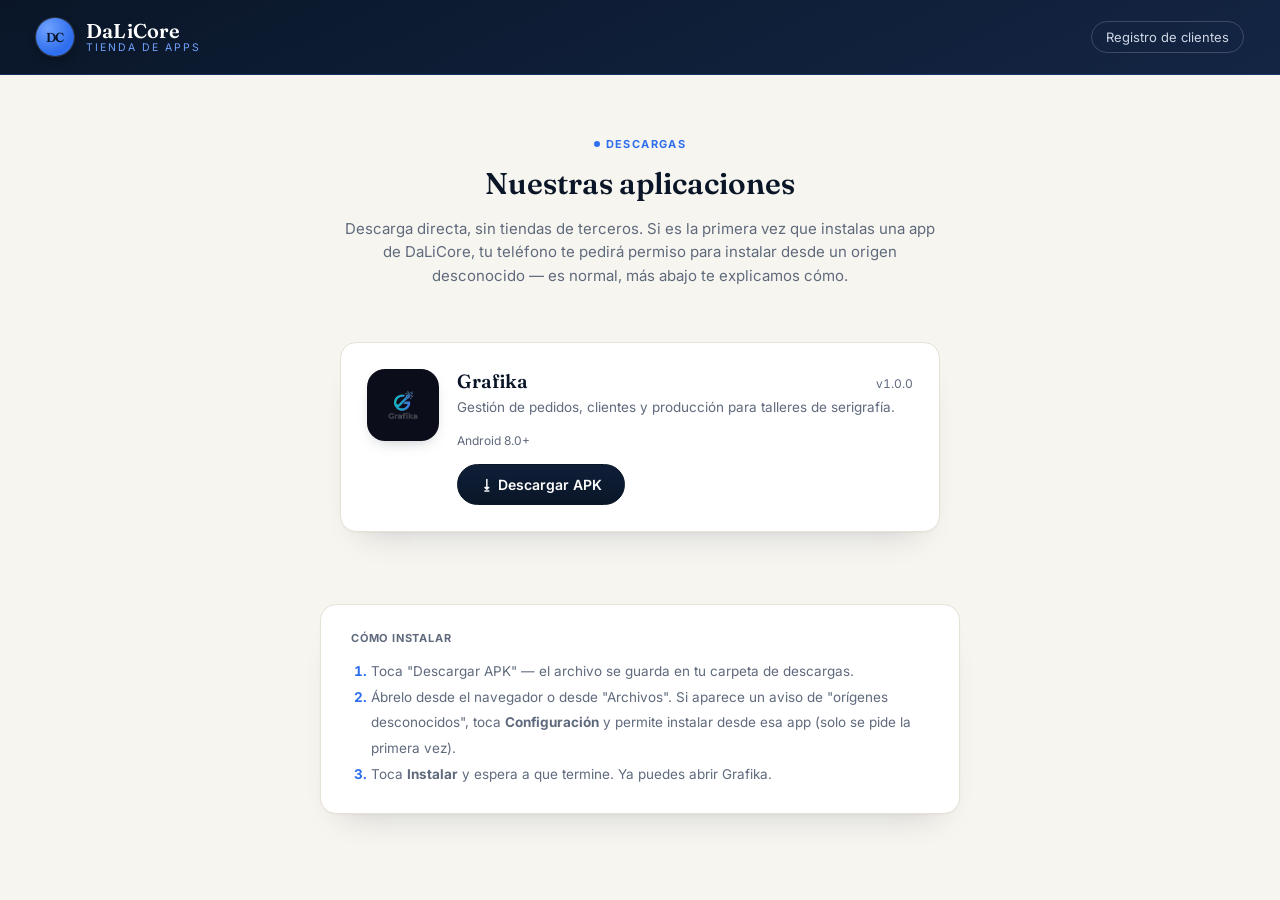
<file: store.html>
<!DOCTYPE html>
<html lang="es">
<head>
<meta charset="UTF-8">
<meta name="viewport" content="width=device-width, initial-scale=1.0">
<title>DaLiCore — Tienda de apps</title>
<link rel="preconnect" href="https://fonts.googleapis.com">
<link rel="preconnect" href="https://fonts.gstatic.com" crossorigin>
<link href="https://fonts.googleapis.com/css2?family=Fraunces:wght@500;600&family=Inter:wght@400;500;600;700&display=swap" rel="stylesheet">
<link rel="stylesheet" href="styles.css">
</head>
<body>

<div class="topbar">
  <div class="brand">
    <div class="brand-mark-icon">DC</div>
    <div class="brand-text">
      <span class="brand-mark">DaLiCore</span>
      <span class="brand-tag">Tienda de apps</span>
    </div>
  </div>
  <a class="topbar-link" href="index.html">Registro de clientes</a>
</div>

<div class="store-hero">
  <span class="eyebrow">Descargas</span>
  <h1>Nuestras aplicaciones</h1>
  <p>Descarga directa, sin tiendas de terceros. Si es la primera vez que instalas una app de DaLiCore, tu teléfono te pedirá permiso para instalar desde un origen desconocido — es normal, más abajo te explicamos cómo.</p>
</div>

<div class="store-list">

  <div class="card app-card">
    <img class="app-icon" src="assets/grafika-icon.png" alt="Ícono de Grafika">
    <div class="app-info">
      <div class="app-info-head">
        <h2>Grafika</h2>
        <span class="app-version" id="app-version">v1.0.0</span>
      </div>
      <p class="app-tagline">Gestión de pedidos, clientes y producción para talleres de serigrafía.</p>
      <div class="app-meta">
        <span id="app-size">Android 8.0+</span>
        <span id="app-updated"></span>
      </div>
      <a class="btn-download" id="app-download" href="https://github.com/fernandoqm/clientes/releases/latest/download/grafika.apk">⭳ Descargar APK</a>
    </div>
  </div>

</div>

<div class="store-steps card" style="padding:26px 30px; max-width:640px; margin:0 auto 64px;">
  <div class="section-label">Cómo instalar</div>
  <ol>
    <li>Toca "Descargar APK" — el archivo se guarda en tu carpeta de descargas.</li>
    <li>Ábrelo desde el navegador o desde "Archivos". Si aparece un aviso de "orígenes desconocidos", toca <strong>Configuración</strong> y permite instalar desde esa app (solo se pide la primera vez).</li>
    <li>Toca <strong>Instalar</strong> y espera a que termine. Ya puedes abrir Grafika.</li>
  </ol>
</div>

<script>
  // Auto-completa versión, fecha y tamaño desde el último release de GitHub.
  // Si falla (sin internet, límite de la API), se queda con el link fijo de arriba.
  (async function () {
    try {
      const res = await fetch('https://api.github.com/repos/fernandoqm/clientes/releases/latest');
      if (!res.ok) return;
      const data = await res.json();
      const asset = (data.assets || []).find(a => a.name === 'grafika.apk');
      if (data.tag_name) document.getElementById('app-version').textContent = data.tag_name;
      if (data.published_at) {
        const d = new Date(data.published_at);
        document.getElementById('app-updated').textContent =
          'Actualizado ' + d.toLocaleDateString('es-CR', { day: 'numeric', month: 'long', year: 'numeric' });
      }
      if (asset) {
        const mb = (asset.size / (1024 * 1024)).toFixed(1);
        document.getElementById('app-size').textContent = 'Android 8.0+ · ' + mb + ' MB';
        document.getElementById('app-download').href = asset.browser_download_url;
      }
    } catch (err) {
      console.error('No se pudo consultar el último release:', err);
    }
  })();
</script>

</body>
</html>
</file>
<file: styles.css>
:root {
  --navy-900: #0a1628;
  --navy-800: #0f1f38;
  --navy-700: #17305a;
  --navy-600: #203f74;
  --gold-500: #2f6fed;
  --gold-400: #6fa1ff;
  --gold-100: #e7edfb;
  --paper: #f7f5ef;
  --card: #ffffff;
  --ink: #1c2433;
  --ink-soft: #5f6a7d;
  --border: #e6e2d6;
  --ok: #2e7d5b;
  --warn: #b8862f;
  --danger: #b3432f;
  --accent: #2554c7;
  --radius: 16px;
  --input-bg: #edeae1;
  --serif: "Fraunces", "Georgia", serif;
  font-family: "Inter", "Segoe UI", "Helvetica Neue", Arial, sans-serif;
}

* { box-sizing: border-box; }

body {
  margin: 0;
  background: var(--paper);
  color: var(--ink);
  -webkit-font-smoothing: antialiased;
}

h1, h2 { font-family: var(--serif); }

.topbar {
  display: flex;
  align-items: center;
  justify-content: space-between;
  padding: 18px 36px;
  background: linear-gradient(155deg, var(--navy-900) 0%, var(--navy-800) 55%, #142544 100%);
  color: #fff;
  border-bottom: 1px solid rgba(47,111,237,0.28);
}

.brand {
  display: flex;
  align-items: center;
  gap: 12px;
}

.brand-mark-icon {
  width: 38px;
  height: 38px;
  border-radius: 50%;
  background: radial-gradient(circle at 32% 28%, var(--gold-400), var(--gold-500) 65%);
  display: flex;
  align-items: center;
  justify-content: center;
  font-family: var(--serif);
  font-weight: 600;
  font-size: 13px;
  letter-spacing: -0.3px;
  color: var(--navy-900);
  box-shadow: 0 0 0 1px rgba(255,255,255,0.15), 0 4px 10px -2px rgba(0,0,0,0.45);
  flex-shrink: 0;
}

.brand-text { display: flex; flex-direction: column; line-height: 1.15; }

.brand-mark {
  font-family: var(--serif);
  font-size: 20px;
  font-weight: 600;
  letter-spacing: 0.2px;
}

.brand-tag {
  font-size: 10.5px;
  color: var(--gold-400);
  text-transform: uppercase;
  letter-spacing: 2px;
}

.topbar-link {
  font-size: 13px;
  color: #cfd6e4;
  text-decoration: none;
  border: 1px solid rgba(255,255,255,0.18);
  padding: 7px 14px;
  border-radius: 999px;
  transition: border-color .15s, color .15s;
}

.topbar-link:hover {
  border-color: var(--gold-400);
  color: #fff;
}

.eyebrow {
  display: inline-flex;
  align-items: center;
  gap: 6px;
  font-size: 11px;
  font-weight: 700;
  letter-spacing: 1.4px;
  text-transform: uppercase;
  color: var(--gold-500);
}

.eyebrow::before {
  content: "";
  width: 6px;
  height: 6px;
  border-radius: 50%;
  background: var(--gold-500);
}

/* ---------- Formulario público ---------- */

.hero-band {
  background:
    radial-gradient(60% 140% at 15% 0%, rgba(201,162,39,0.10), transparent 60%),
    linear-gradient(180deg, #fbfaf6, var(--paper));
  border-bottom: 1px solid var(--border);
  padding-bottom: 8px;
}

.hero {
  max-width: 600px;
  margin: 0 auto;
  padding: 64px 20px 40px;
  text-align: center;
}

.hero h1 {
  font-size: 34px;
  font-weight: 600;
  margin: 16px 0 10px;
  color: var(--navy-900);
  letter-spacing: 0.2px;
}

.hero p {
  color: var(--ink-soft);
  font-size: 15.5px;
  line-height: 1.55;
}

.card {
  background: var(--card);
  border: 1px solid var(--border);
  border-radius: var(--radius);
  box-shadow: 0 1px 2px rgba(16,33,63,0.03), 0 20px 32px -22px rgba(16,33,63,0.22);
}

.form-card {
  max-width: 560px;
  margin: -8px auto 64px;
  padding: 36px 36px 32px;
  position: relative;
  z-index: 1;
}

.field {
  margin-bottom: 18px;
}

.field label {
  display: block;
  font-size: 13px;
  font-weight: 600;
  color: var(--navy-800);
  margin-bottom: 6px;
}

.field .optional {
  font-weight: 400;
  color: var(--ink-soft);
}

.field input,
.field textarea,
.field select {
  width: 100%;
  padding: 12px 16px;
  border: 1px solid transparent;
  border-radius: 14px;
  font-size: 14px;
  font-family: inherit;
  color: var(--ink);
  background: var(--input-bg);
  transition: border-color .15s, box-shadow .15s, background .15s;
}

.field input:focus,
.field textarea:focus,
.field select:focus {
  outline: none;
  background: #fff;
  border-color: var(--gold-500);
  box-shadow: 0 0 0 3px rgba(47,111,237,0.16);
}

.field textarea { resize: vertical; min-height: 72px; }

.row-2 {
  display: grid;
  grid-template-columns: 1fr 1fr;
  gap: 16px;
}

@media (max-width: 520px) {
  .row-2 { grid-template-columns: 1fr; }
}

/* Toggle switch */

.toggle-row {
  display: flex;
  align-items: center;
  justify-content: space-between;
  gap: 16px;
  padding: 14px 0;
  border-top: 1px solid #e6e2d6;
}

.toggle-row p {
  margin: 0;
  font-size: 13.5px;
  color: var(--ink);
  line-height: 1.4;
}

.toggle-switch {
  position: relative;
  width: 42px;
  height: 24px;
  flex-shrink: 0;
}

.toggle-switch input {
  opacity: 0;
  width: 0;
  height: 0;
  position: absolute;
}

.toggle-switch .track {
  position: absolute;
  inset: 0;
  background: #d8d3c6;
  border-radius: 999px;
  cursor: pointer;
  transition: background .18s;
}

.toggle-switch .track::before {
  content: "";
  position: absolute;
  width: 18px;
  height: 18px;
  left: 3px;
  top: 3px;
  background: #fff;
  border-radius: 50%;
  transition: transform .18s;
  box-shadow: 0 1px 3px rgba(0,0,0,0.25);
}

.toggle-switch input:checked + .track {
  background: var(--navy-900);
}

.toggle-switch input:checked + .track::before {
  transform: translateX(18px);
}

.btn-primary {
  width: 100%;
  padding: 13px;
  background: linear-gradient(180deg, var(--navy-800), var(--navy-900));
  color: #fff;
  border: 1px solid var(--navy-900);
  border-radius: 999px;
  font-size: 14.5px;
  font-weight: 600;
  letter-spacing: 0.2px;
  cursor: pointer;
  transition: transform .12s, box-shadow .12s, background .15s;
}

.btn-primary:hover {
  background: linear-gradient(180deg, var(--navy-700), var(--navy-800));
  box-shadow: 0 8px 18px -8px rgba(10,22,40,0.45);
  transform: translateY(-1px);
}

.form-error {
  display: none;
  font-size: 13px;
  color: var(--danger);
  background: rgba(179,67,47,0.10);
  border: 1px solid rgba(179,67,47,0.25);
  padding: 10px 13px;
  border-radius: 10px;
  margin-top: 6px;
}

.form-footnote {
  font-size: 12px;
  color: var(--ink-soft);
  margin-top: 14px;
  text-align: center;
}

.confirm {
  display: none;
  text-align: center;
  padding: 20px 4px 4px;
}

.confirm-badge {
  width: 52px;
  height: 52px;
  border-radius: 50%;
  background: rgba(46,125,91,0.12);
  color: var(--ok);
  display: flex;
  align-items: center;
  justify-content: center;
  margin: 0 auto 16px;
  font-size: 26px;
}

.confirm h2 {
  margin: 0 0 8px;
  font-size: 19px;
  color: var(--navy-900);
}

.confirm p {
  color: var(--ink-soft);
  font-size: 14px;
  margin: 0;
}

.btn-whatsapp {
  display: inline-flex;
  align-items: center;
  justify-content: center;
  gap: 8px;
  margin-top: 20px;
  padding: 12px 22px;
  background: #25d366;
  color: #0b1a10;
  border-radius: 999px;
  font-weight: 600;
  font-size: 14px;
  text-decoration: none;
  transition: transform .12s, box-shadow .12s;
}

.btn-whatsapp:hover {
  box-shadow: 0 8px 18px -8px rgba(37,211,102,0.55);
  transform: translateY(-1px);
}

/* ---------- Layout dividido (registro público) ---------- */

.auth-split {
  min-height: 100vh;
  display: grid;
  grid-template-columns: minmax(0, 5fr) minmax(0, 6fr);
}

@media (max-width: 860px) {
  .auth-split { grid-template-columns: 1fr; }
}

.auth-art {
  position: relative;
  background:
    radial-gradient(circle at 20% 18%, rgba(111,161,255,0.22), transparent 45%),
    radial-gradient(circle at 85% 82%, rgba(111,161,255,0.16), transparent 40%),
    linear-gradient(160deg, var(--navy-900) 0%, var(--navy-800) 60%, #142544 100%);
  color: #fff;
  padding: 48px 44px;
  display: flex;
  flex-direction: column;
  justify-content: space-between;
  overflow: hidden;
}

.auth-art::before {
  content: "";
  position: absolute;
  inset: 0;
  background-image: radial-gradient(rgba(255,255,255,0.10) 1px, transparent 1.5px);
  background-size: 16px 16px;
  opacity: 0.5;
}

@media (max-width: 860px) {
  .auth-art { padding: 36px 28px; min-height: 260px; }
}

.auth-art > * { position: relative; z-index: 1; }

.auth-art-copy { max-width: 400px; margin-top: 40px; }

.auth-art-copy .eyebrow { color: var(--gold-400); }

.auth-art-copy h1 {
  font-size: 32px;
  font-weight: 500;
  line-height: 1.25;
  margin: 14px 0 14px;
  color: #fdfcf8;
}

.auth-art-copy p {
  font-size: 14.5px;
  line-height: 1.6;
  color: #c6cee0;
}

.auth-art-features {
  list-style: none;
  margin: 26px 0 0;
  padding: 0;
  display: flex;
  flex-direction: column;
  gap: 12px;
}

.auth-art-features li {
  display: flex;
  align-items: center;
  gap: 10px;
  font-size: 13.5px;
  color: #dfe4ee;
}

.auth-art-features li::before {
  content: "✓";
  width: 20px;
  height: 20px;
  border-radius: 50%;
  background: rgba(111,161,255,0.20);
  color: var(--gold-400);
  font-size: 11px;
  font-weight: 700;
  display: flex;
  align-items: center;
  justify-content: center;
  flex-shrink: 0;
}

.auth-art-footer {
  font-size: 12px;
  color: #8f9ab2;
}

@media (max-width: 860px) {
  .auth-art-copy, .auth-art-footer { display: none; }
}

.auth-form-panel {
  background: var(--paper);
  display: flex;
  align-items: center;
  justify-content: center;
  padding: 56px 40px;
  position: relative;
}

@media (max-width: 520px) {
  .auth-form-panel { padding: 64px 22px 40px; }
}

.corner-link {
  position: absolute;
  top: 24px;
  right: 28px;
  font-size: 12.5px;
  color: var(--ink-soft);
  text-decoration: none;
  border-bottom: 1px solid transparent;
}

.corner-link:hover { color: var(--navy-900); border-color: var(--navy-900); }

.auth-form-inner { width: 100%; max-width: 400px; }

.auth-form-inner h1 {
  font-size: 27px;
  font-weight: 500;
  color: var(--navy-900);
  margin: 0 0 8px;
}

.auth-form-inner .lede {
  color: var(--accent);
  font-size: 14px;
  line-height: 1.5;
  margin: 0 0 30px;
}

/* ---------- Panel admin ---------- */

.login-wrap {
  min-height: calc(100vh - 76px);
  display: flex;
  align-items: center;
  justify-content: center;
  padding: 20px;
}

.login-card {
  width: 100%;
  max-width: 360px;
  padding: 32px 30px;
}

.login-card h1 {
  font-size: 19px;
  margin: 10px 0 4px;
  color: var(--navy-900);
}

.login-card .sub {
  font-size: 13px;
  color: var(--ink-soft);
  margin-bottom: 22px;
}

.mock-note {
  margin-top: 18px;
  font-size: 11.5px;
  color: var(--ink-soft);
  background: var(--gold-100);
  border: 1px solid #c7d7f7;
  padding: 9px 11px;
  border-radius: 8px;
  line-height: 1.45;
}

.dashboard { display: none; padding: 28px 32px 60px; }

.dash-head {
  display: flex;
  align-items: flex-end;
  justify-content: space-between;
  flex-wrap: wrap;
  gap: 16px;
  margin-bottom: 20px;
}

.dash-head h1 {
  font-size: 22px;
  margin: 6px 0 0;
  color: var(--navy-900);
}

.logout-btn {
  font-size: 13px;
  color: var(--ink-soft);
  background: none;
  border: 1px solid var(--border);
  padding: 8px 14px;
  border-radius: 999px;
  cursor: pointer;
}

.logout-btn:hover { border-color: var(--navy-600); color: var(--navy-800); }

.toolbar {
  display: flex;
  align-items: center;
  gap: 10px;
  flex-wrap: wrap;
  margin-bottom: 18px;
}

.chip {
  border: 1px solid var(--border);
  background: var(--card);
  padding: 7px 14px;
  border-radius: 999px;
  font-size: 13px;
  color: var(--ink-soft);
  cursor: pointer;
  transition: all .15s;
}

.chip.active {
  background: var(--navy-900);
  color: #fff;
  border-color: var(--navy-900);
}

.search-input {
  margin-left: auto;
  padding: 8px 14px;
  border: 1px solid var(--border);
  border-radius: 999px;
  font-size: 13px;
  min-width: 220px;
  background: var(--card);
}
.search-input:focus { outline: none; border-color: var(--gold-500); }

.table-card { overflow: hidden; }

table { width: 100%; border-collapse: collapse; font-size: 13.5px; }

thead th {
  text-align: left;
  font-size: 11px;
  text-transform: uppercase;
  letter-spacing: .6px;
  color: var(--ink-soft);
  padding: 13px 16px;
  border-bottom: 1px solid var(--border);
  background: #fbfaf7;
}

tbody td {
  padding: 13px 16px;
  border-bottom: 1px solid var(--border);
  color: var(--ink);
  font-variant-numeric: tabular-nums;
}

tbody tr:last-child td { border-bottom: none; }
tbody tr { cursor: pointer; transition: background .12s; }
tbody tr:hover { background: #faf7ee; }

.company-cell { display: flex; align-items: center; gap: 10px; }

.company-avatar {
  width: 30px;
  height: 30px;
  border-radius: 50%;
  background: var(--navy-900);
  color: var(--gold-400);
  font-family: var(--serif);
  font-size: 12.5px;
  font-weight: 600;
  display: flex;
  align-items: center;
  justify-content: center;
  flex-shrink: 0;
}

.company-name { font-weight: 600; color: var(--navy-900); }
.muted { color: var(--ink-soft); }

.plan-pill {
  display: inline-block;
  font-size: 11.5px;
  font-weight: 700;
  letter-spacing: .3px;
  text-transform: uppercase;
  color: var(--navy-800);
  background: var(--gold-100);
  border: 1px solid #c7d7f7;
  padding: 3px 9px;
  border-radius: 999px;
}

.vigencia { font-size: 12.5px; line-height: 1.4; }
.vigencia .to { color: var(--ink-soft); }

.status-badge {
  display: inline-flex;
  align-items: center;
  gap: 6px;
  font-size: 12px;
  font-weight: 600;
  padding: 4px 10px;
  border-radius: 999px;
}
.status-badge::before {
  content: "";
  width: 7px;
  height: 7px;
  border-radius: 50%;
}
.status-pendiente { background: rgba(184,134,47,0.14); color: var(--warn); }
.status-pendiente::before { background: var(--warn); }
.status-activo { background: #e4f2ea; color: var(--ok); }
.status-activo::before { background: var(--ok); }
.status-suspendido { background: #fbe7e2; color: var(--danger); }
.status-suspendido::before { background: var(--danger); }
.status-cancelado { background: #ece9e2; color: var(--ink-soft); }
.status-cancelado::before { background: var(--ink-soft); }

.pay-badge { font-size: 12.5px; font-weight: 600; }
.pay-aldia { color: var(--ok); }
.pay-atrasado { color: var(--danger); }
.pay-pordefinir { color: var(--ink-soft); }

/* Drawer de detalle */

.overlay {
  display: none;
  position: fixed;
  inset: 0;
  background: rgba(11,24,48,0.35);
  z-index: 20;
}

.drawer {
  position: fixed;
  top: 0;
  right: 0;
  height: 100%;
  width: 400px;
  max-width: 92vw;
  background: var(--card);
  z-index: 21;
  box-shadow: -18px 0 40px -20px rgba(11,24,48,0.4);
  transform: translateX(100%);
  transition: transform .22s ease;
  overflow-y: auto;
}

.drawer.open { transform: translateX(0); }
.overlay.open { display: block; }

.drawer-head {
  padding: 24px 24px 16px;
  border-bottom: 1px solid var(--border);
}

.drawer-head .eyebrow { margin-bottom: 8px; }
.drawer-head h2 { margin: 0 0 4px; font-size: 19px; color: var(--navy-900); }
.drawer-head .contact-line { font-size: 13px; color: var(--ink-soft); }

.drawer-close {
  position: absolute;
  top: 20px;
  right: 20px;
  border: none;
  background: none;
  font-size: 18px;
  color: var(--ink-soft);
  cursor: pointer;
}

.drawer-body { padding: 20px 24px 28px; }

.detail-row {
  display: flex;
  justify-content: space-between;
  padding: 9px 0;
  border-bottom: 1px solid #f0eee7;
  font-size: 13.5px;
}
.detail-row span:first-child { color: var(--ink-soft); }
.detail-row span:last-child { font-weight: 600; color: var(--ink); }

.section-label {
  font-size: 11px;
  font-weight: 700;
  letter-spacing: .8px;
  text-transform: uppercase;
  color: var(--ink-soft);
  margin: 22px 0 12px;
}

.save-btn {
  width: 100%;
  margin-top: 22px;
  padding: 12px;
  background: var(--navy-900);
  color: #fff;
  border: none;
  border-radius: 999px;
  font-weight: 600;
  font-size: 14px;
  cursor: pointer;
}
.save-btn:hover { background: var(--navy-700); }

.saved-flash {
  display: none;
  margin-top: 10px;
  font-size: 12.5px;
  color: var(--ok);
  text-align: center;
}

.delete-btn {
  width: 100%;
  margin-top: 26px;
  padding-top: 18px;
  border-top: 1px solid var(--border);
  background: none;
  border-left: none;
  border-right: none;
  border-bottom: none;
  color: var(--danger);
  font-weight: 600;
  font-size: 13.5px;
  cursor: pointer;
}

.delete-btn:hover { text-decoration: underline; }
.delete-btn:disabled { opacity: 0.5; cursor: default; text-decoration: none; }

/* ---------- Tienda de apps ---------- */

.store-hero {
  max-width: 640px;
  margin: 0 auto;
  padding: 56px 20px 8px;
  text-align: center;
}

.store-hero h1 {
  font-size: 30px;
  font-weight: 600;
  margin: 14px 0 10px;
  color: var(--navy-900);
}

.store-hero p {
  color: var(--ink-soft);
  font-size: 15px;
  line-height: 1.55;
}

.store-list {
  max-width: 640px;
  margin: 32px auto 72px;
  padding: 0 20px;
  display: flex;
  flex-direction: column;
  gap: 20px;
}

.app-card {
  padding: 26px;
  display: flex;
  gap: 18px;
  align-items: flex-start;
}

.app-icon {
  width: 72px;
  height: 72px;
  border-radius: 18px;
  flex-shrink: 0;
  box-shadow: 0 6px 16px -8px rgba(10,22,40,0.35);
}

.app-info { flex: 1; min-width: 0; }

.app-info-head {
  display: flex;
  align-items: baseline;
  justify-content: space-between;
  gap: 12px;
  flex-wrap: wrap;
}

.app-info h2 {
  font-family: var(--serif);
  font-size: 19px;
  font-weight: 600;
  color: var(--navy-900);
  margin: 0;
}

.app-version {
  font-size: 12px;
  color: var(--ink-soft);
  font-variant-numeric: tabular-nums;
  white-space: nowrap;
}

.app-tagline {
  font-size: 13.5px;
  color: var(--ink-soft);
  margin: 4px 0 16px;
  line-height: 1.5;
}

.app-meta {
  display: flex;
  gap: 14px;
  font-size: 12px;
  color: var(--ink-soft);
  margin-bottom: 16px;
  flex-wrap: wrap;
}

.app-meta span { display: inline-flex; align-items: center; gap: 5px; }

.btn-download {
  display: inline-flex;
  align-items: center;
  gap: 8px;
  padding: 11px 22px;
  background: linear-gradient(180deg, var(--navy-800), var(--navy-900));
  color: #fff;
  border: 1px solid var(--navy-900);
  border-radius: 999px;
  font-size: 14px;
  font-weight: 600;
  text-decoration: none;
  transition: transform .12s, box-shadow .12s, background .15s;
}

.btn-download:hover {
  background: linear-gradient(180deg, var(--navy-700), var(--navy-800));
  box-shadow: 0 8px 18px -8px rgba(10,22,40,0.45);
  transform: translateY(-1px);
}

.store-steps {
  max-width: 640px;
  margin: 0 auto 64px;
  padding: 0 20px;
}

.store-steps .section-label { margin: 0 0 14px; }

.store-steps ol {
  margin: 0;
  padding-left: 20px;
  color: var(--ink-soft);
  font-size: 13.5px;
  line-height: 1.9;
}

.store-steps li::marker { color: var(--gold-500); font-weight: 700; }
</file>
